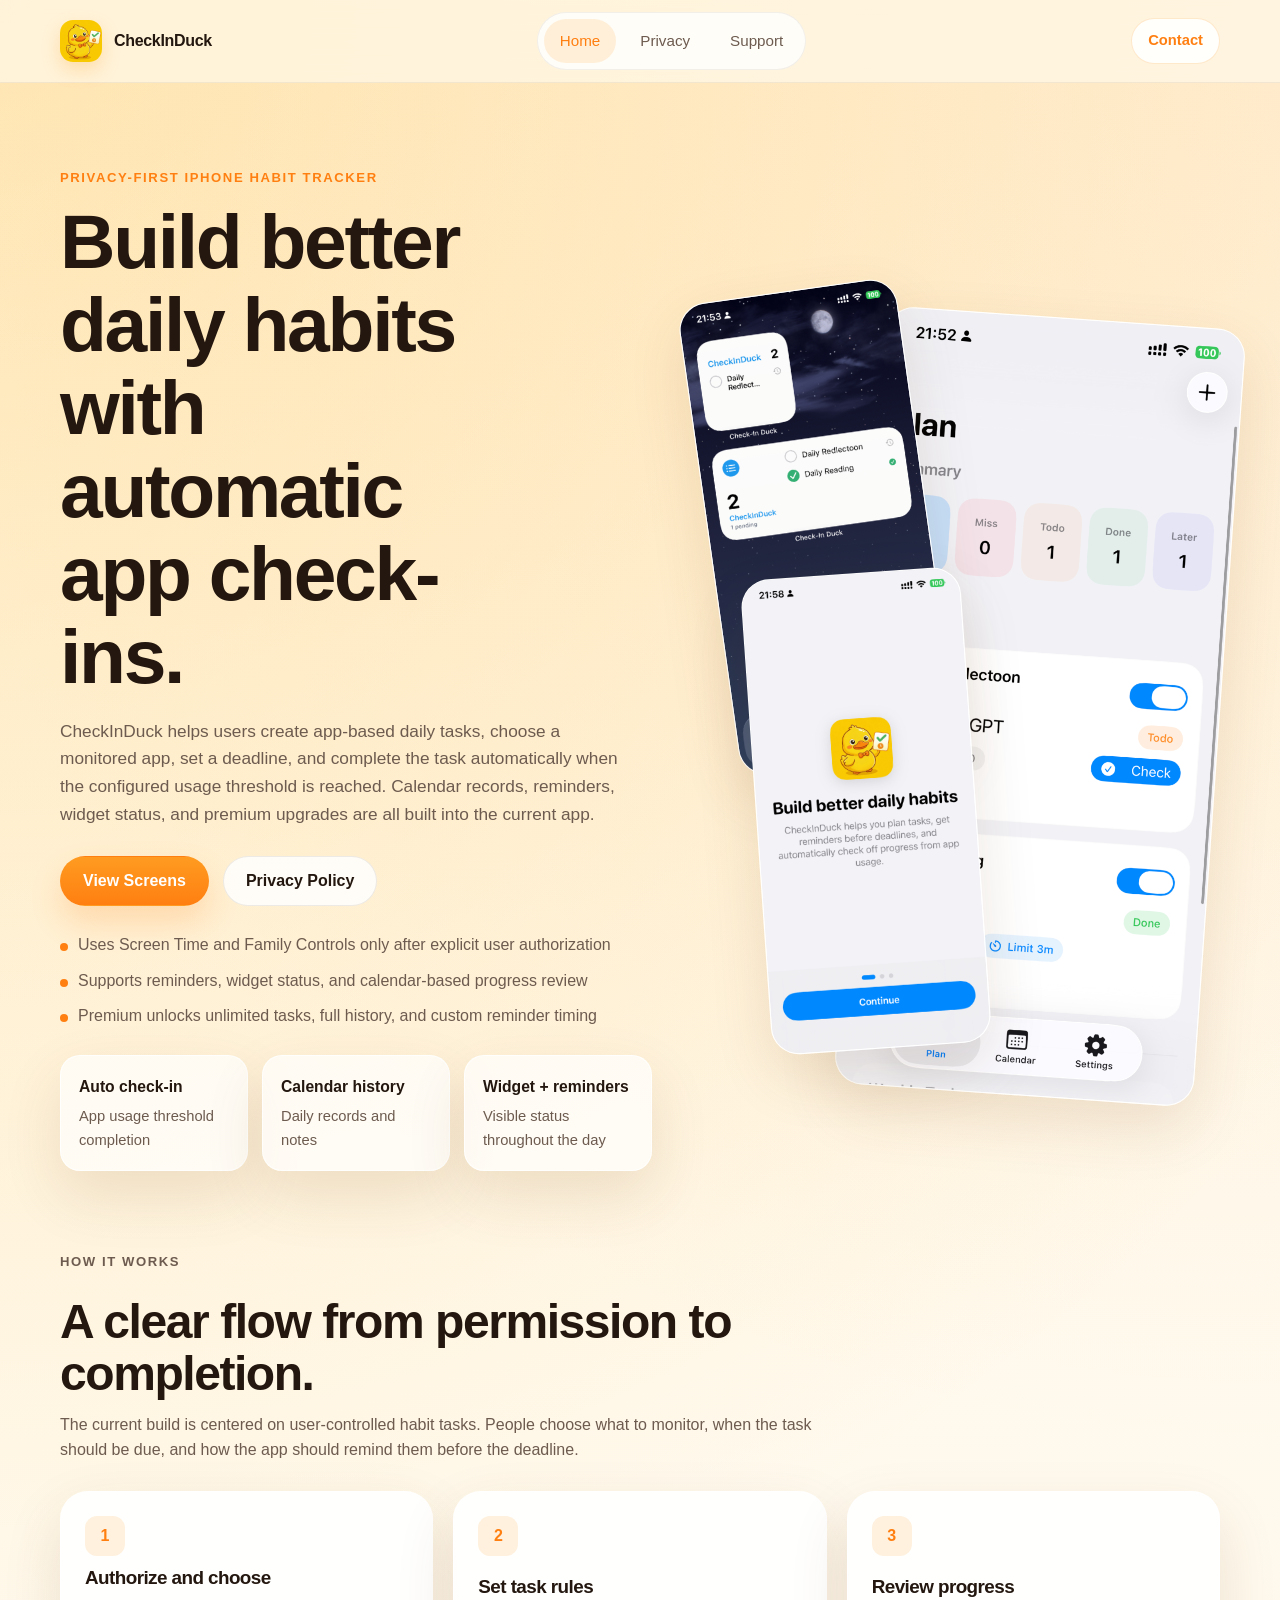
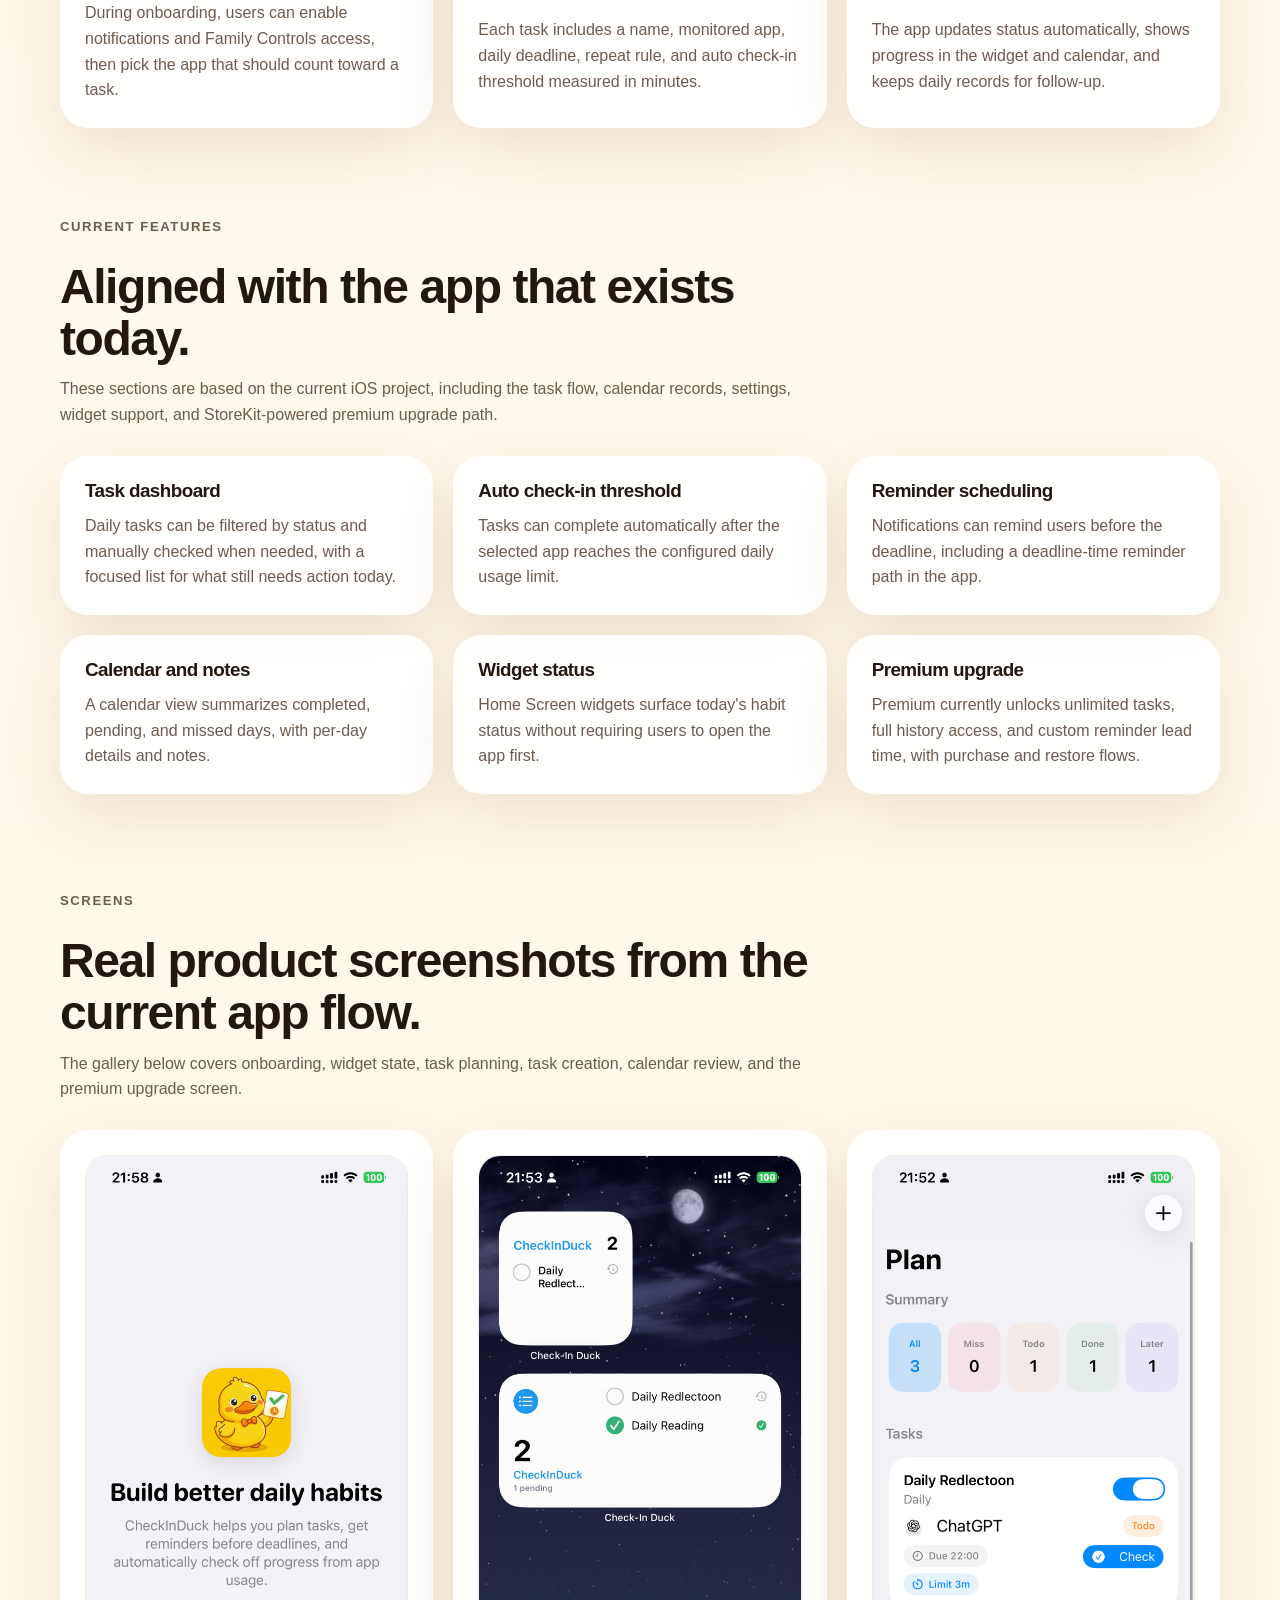
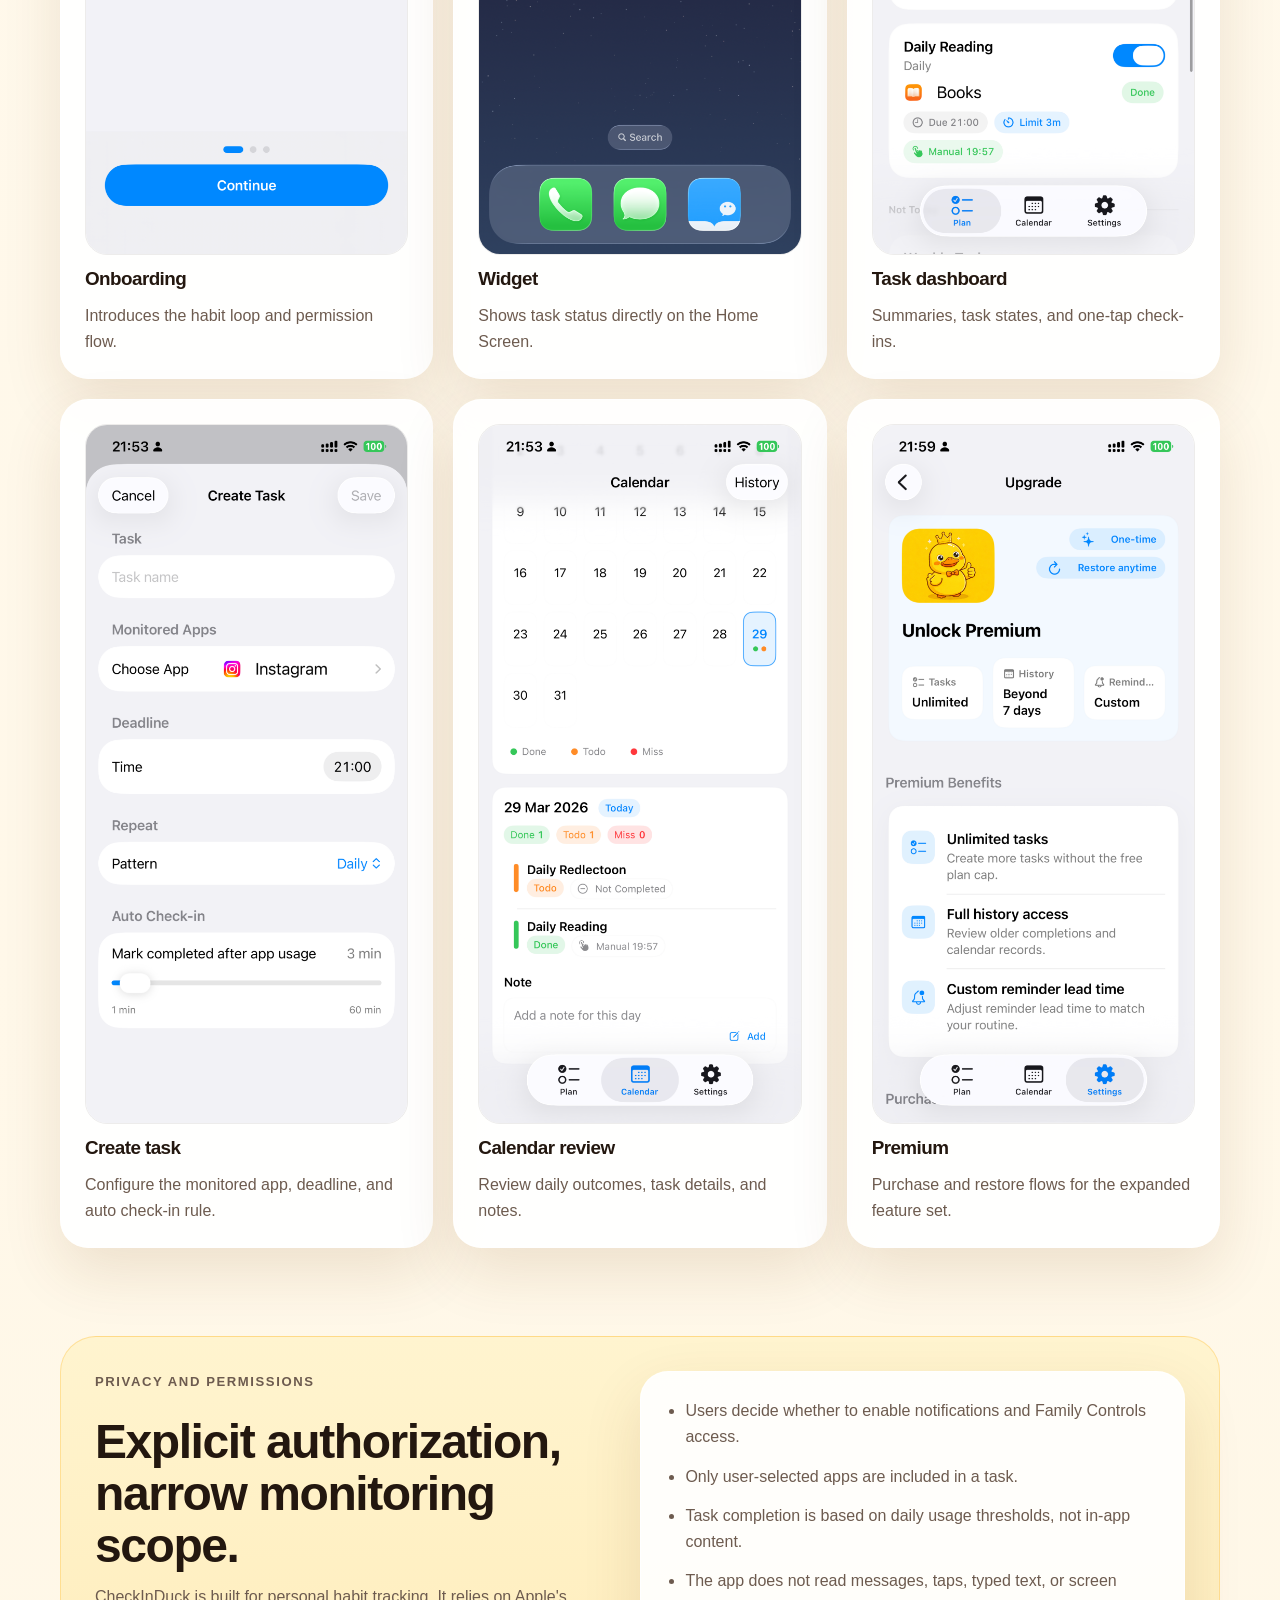
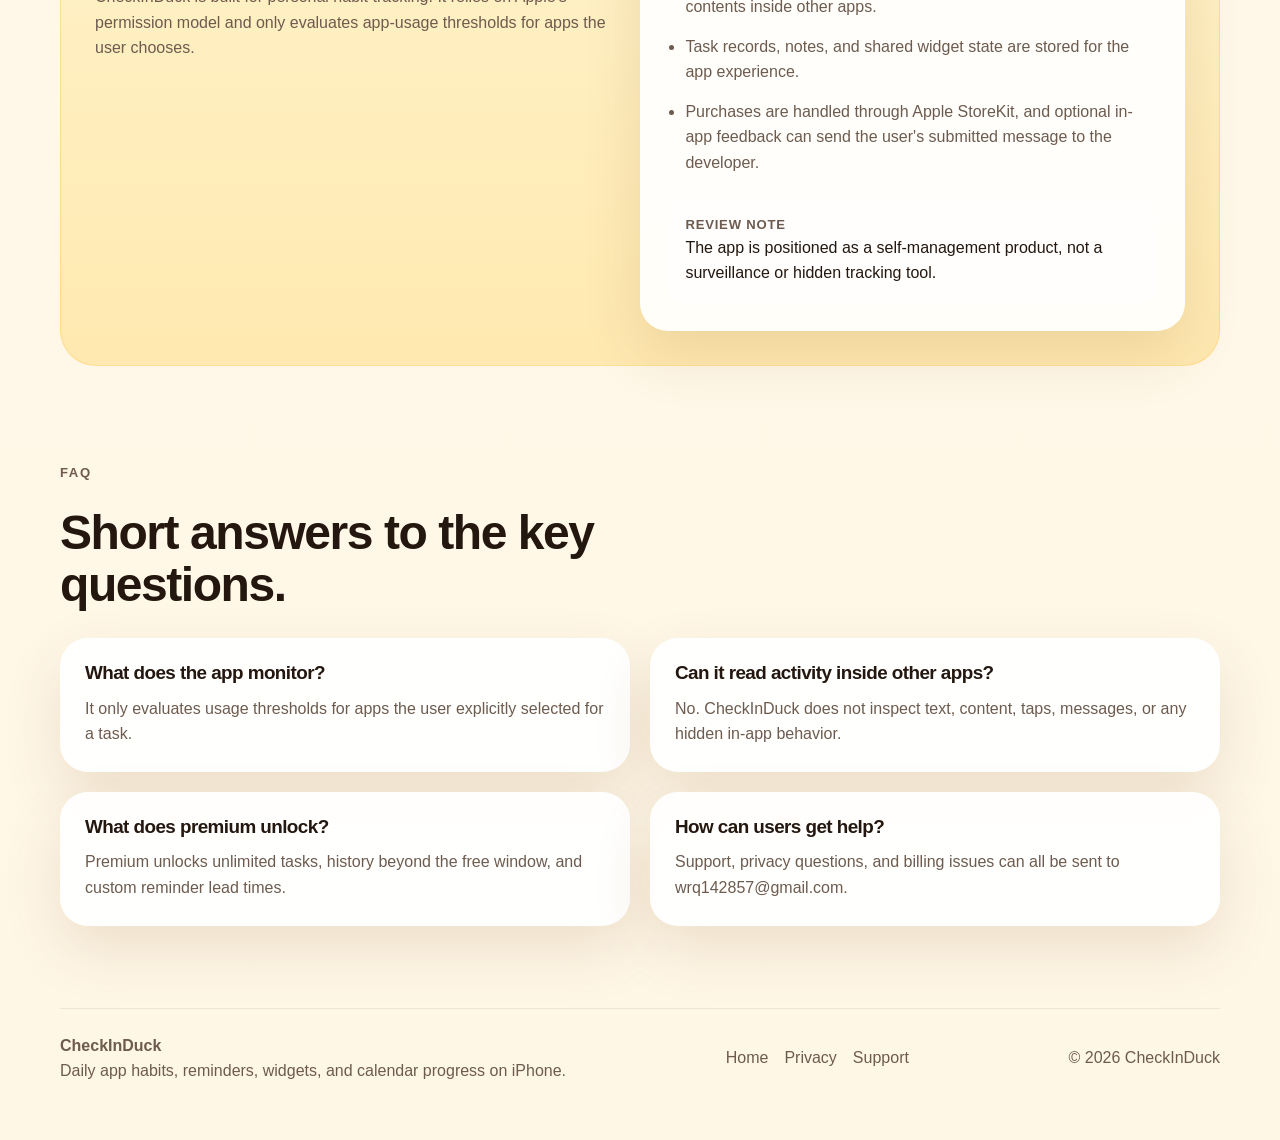
<file: index.html>
<!DOCTYPE html>
<html lang="en">
  <head>
    <meta charset="UTF-8" />
    <meta name="viewport" content="width=device-width, initial-scale=1.0" />
    <title>CheckInDuck | Daily Habit Check-Ins for iPhone</title>
    <meta
      name="description"
      content="CheckInDuck is a privacy-first iPhone app for app-based daily habits, reminder deadlines, calendar records, widget status, and premium upgrades."
    />
    <link rel="icon" type="image/png" href="appstore.png" />
    <link rel="stylesheet" href="styles.css" />
  </head>
  <body data-page="home">
    <header class="site-header">
      <div class="container nav-shell">
        <a class="brand" href="index.html" aria-label="CheckInDuck home">
          <img class="brand-icon" src="appstore.png" alt="CheckInDuck app icon" />
          <span>CheckInDuck</span>
        </a>
        <nav class="site-nav" aria-label="Primary">
          <a href="index.html" data-nav="home">Home</a>
          <a href="privacy.html" data-nav="privacy">Privacy</a>
          <a href="support.html" data-nav="support">Support</a>
        </nav>
        <a class="nav-pill" href="mailto:wrq142857@gmail.com">Contact</a>
      </div>
    </header>

    <main>
      <section class="hero">
        <div class="container hero-grid">
          <div class="hero-copy">
            <p class="eyebrow">Privacy-first iPhone habit tracker</p>
            <h1>Build better daily habits with automatic app check-ins.</h1>
            <p class="hero-text">
              CheckInDuck helps users create app-based daily tasks, choose a
              monitored app, set a deadline, and complete the task automatically
              when the configured usage threshold is reached. Calendar records,
              reminders, widget status, and premium upgrades are all built into
              the current app.
            </p>
            <div class="hero-actions">
              <a class="button button-primary" href="#screens">View Screens</a>
              <a class="button button-secondary" href="privacy.html"
                >Privacy Policy</a
              >
            </div>
            <ul class="hero-points" aria-label="Product highlights">
              <li>Uses Screen Time and Family Controls only after explicit user authorization</li>
              <li>Supports reminders, widget status, and calendar-based progress review</li>
              <li>Premium unlocks unlimited tasks, full history, and custom reminder timing</li>
            </ul>
            <div class="hero-metrics" aria-label="Current product scope">
              <article class="metric-pill">
                <strong>Auto check-in</strong>
                <span>App usage threshold completion</span>
              </article>
              <article class="metric-pill">
                <strong>Calendar history</strong>
                <span>Daily records and notes</span>
              </article>
              <article class="metric-pill">
                <strong>Widget + reminders</strong>
                <span>Visible status throughout the day</span>
              </article>
            </div>
          </div>

          <div class="hero-visuals" aria-label="CheckInDuck interface preview">
            <div class="hero-card hero-card-main">
              <img
                src="screen/img_3.png"
                alt="CheckInDuck task dashboard screenshot"
              />
            </div>
            <div class="hero-card hero-card-widget">
              <img
                src="screen/img_2.png"
                alt="CheckInDuck widget screenshot"
              />
            </div>
            <div class="hero-card hero-card-onboarding">
              <img
                src="screen/img_1.png"
                alt="CheckInDuck onboarding screenshot"
              />
            </div>
          </div>
        </div>
      </section>

      <section class="section" id="how-it-works">
        <div class="container">
          <div class="section-heading">
            <p class="eyebrow">How it works</p>
            <h2>A clear flow from permission to completion.</h2>
            <p>
              The current build is centered on user-controlled habit tasks.
              People choose what to monitor, when the task should be due, and
              how the app should remind them before the deadline.
            </p>
          </div>
          <div class="grid grid-3">
            <article class="card step-card">
              <span class="step-number">1</span>
              <h3>Authorize and choose</h3>
              <p>
                During onboarding, users can enable notifications and Family
                Controls access, then pick the app that should count toward a
                task.
              </p>
            </article>
            <article class="card step-card">
              <span class="step-number">2</span>
              <h3>Set task rules</h3>
              <p>
                Each task includes a name, monitored app, daily deadline,
                repeat rule, and auto check-in threshold measured in minutes.
              </p>
            </article>
            <article class="card step-card">
              <span class="step-number">3</span>
              <h3>Review progress</h3>
              <p>
                The app updates status automatically, shows progress in the
                widget and calendar, and keeps daily records for follow-up.
              </p>
            </article>
          </div>
        </div>
      </section>

      <section class="section section-soft">
        <div class="container">
          <div class="section-heading">
            <p class="eyebrow">Current features</p>
            <h2>Aligned with the app that exists today.</h2>
            <p>
              These sections are based on the current iOS project, including
              the task flow, calendar records, settings, widget support, and
              StoreKit-powered premium upgrade path.
            </p>
          </div>
          <div class="grid grid-3">
            <article class="card feature-card">
              <h3>Task dashboard</h3>
              <p>
                Daily tasks can be filtered by status and manually checked when
                needed, with a focused list for what still needs action today.
              </p>
            </article>
            <article class="card feature-card">
              <h3>Auto check-in threshold</h3>
              <p>
                Tasks can complete automatically after the selected app reaches
                the configured daily usage limit.
              </p>
            </article>
            <article class="card feature-card">
              <h3>Reminder scheduling</h3>
              <p>
                Notifications can remind users before the deadline, including a
                deadline-time reminder path in the app.
              </p>
            </article>
            <article class="card feature-card">
              <h3>Calendar and notes</h3>
              <p>
                A calendar view summarizes completed, pending, and missed days,
                with per-day details and notes.
              </p>
            </article>
            <article class="card feature-card">
              <h3>Widget status</h3>
              <p>
                Home Screen widgets surface today&apos;s habit status without
                requiring users to open the app first.
              </p>
            </article>
            <article class="card feature-card">
              <h3>Premium upgrade</h3>
              <p>
                Premium currently unlocks unlimited tasks, full history access,
                and custom reminder lead time, with purchase and restore flows.
              </p>
            </article>
          </div>
        </div>
      </section>

      <section class="section" id="screens">
        <div class="container">
          <div class="section-heading">
            <p class="eyebrow">Screens</p>
            <h2>Real product screenshots from the current app flow.</h2>
            <p>
              The gallery below covers onboarding, widget state, task planning,
              task creation, calendar review, and the premium upgrade screen.
            </p>
          </div>
          <div class="screen-grid">
            <article class="screen-card">
              <img
                loading="lazy"
                src="screen/img_1.png"
                alt="CheckInDuck onboarding screen"
              />
              <h3>Onboarding</h3>
              <p>Introduces the habit loop and permission flow.</p>
            </article>
            <article class="screen-card">
              <img
                loading="lazy"
                src="screen/img_2.png"
                alt="CheckInDuck widget screen"
              />
              <h3>Widget</h3>
              <p>Shows task status directly on the Home Screen.</p>
            </article>
            <article class="screen-card">
              <img
                loading="lazy"
                src="screen/img_3.png"
                alt="CheckInDuck plan screen"
              />
              <h3>Task dashboard</h3>
              <p>Summaries, task states, and one-tap check-ins.</p>
            </article>
            <article class="screen-card">
              <img
                loading="lazy"
                src="screen/img_4.png"
                alt="CheckInDuck create task screen"
              />
              <h3>Create task</h3>
              <p>Configure the monitored app, deadline, and auto check-in rule.</p>
            </article>
            <article class="screen-card">
              <img
                loading="lazy"
                src="screen/img_5.png"
                alt="CheckInDuck calendar screen"
              />
              <h3>Calendar review</h3>
              <p>Review daily outcomes, task details, and notes.</p>
            </article>
            <article class="screen-card">
              <img
                loading="lazy"
                src="screen/img_6.png"
                alt="CheckInDuck premium upgrade screen"
              />
              <h3>Premium</h3>
              <p>Purchase and restore flows for the expanded feature set.</p>
            </article>
          </div>
        </div>
      </section>

      <section class="section section-soft" id="privacy-boundary">
        <div class="container privacy-band">
          <div class="section-heading aligned-left">
            <p class="eyebrow">Privacy and permissions</p>
            <h2>Explicit authorization, narrow monitoring scope.</h2>
            <p>
              CheckInDuck is built for personal habit tracking. It relies on
              Apple&apos;s permission model and only evaluates app-usage thresholds
              for apps the user chooses.
            </p>
          </div>
          <div class="privacy-card">
            <ul class="privacy-list">
              <li>Users decide whether to enable notifications and Family Controls access.</li>
              <li>Only user-selected apps are included in a task.</li>
              <li>Task completion is based on daily usage thresholds, not in-app content.</li>
              <li>The app does not read messages, taps, typed text, or screen contents inside other apps.</li>
              <li>Task records, notes, and shared widget state are stored for the app experience.</li>
              <li>Purchases are handled through Apple StoreKit, and optional in-app feedback can send the user&apos;s submitted message to the developer.</li>
            </ul>
            <div class="privacy-note">
              <p class="mock-label">Review note</p>
              <p>
                The app is positioned as a self-management product, not a
                surveillance or hidden tracking tool.
              </p>
            </div>
          </div>
        </div>
      </section>

      <section class="section">
        <div class="container">
          <div class="section-heading">
            <p class="eyebrow">FAQ</p>
            <h2>Short answers to the key questions.</h2>
          </div>
          <div class="faq-list">
            <article class="card faq-item">
              <h3>What does the app monitor?</h3>
              <p>
                It only evaluates usage thresholds for apps the user explicitly
                selected for a task.
              </p>
            </article>
            <article class="card faq-item">
              <h3>Can it read activity inside other apps?</h3>
              <p>
                No. CheckInDuck does not inspect text, content, taps, messages,
                or any hidden in-app behavior.
              </p>
            </article>
            <article class="card faq-item">
              <h3>What does premium unlock?</h3>
              <p>
                Premium unlocks unlimited tasks, history beyond the free window,
                and custom reminder lead times.
              </p>
            </article>
            <article class="card faq-item">
              <h3>How can users get help?</h3>
              <p>
                Support, privacy questions, and billing issues can all be sent
                to <a href="mailto:wrq142857@gmail.com">wrq142857@gmail.com</a>.
              </p>
            </article>
          </div>
        </div>
      </section>
    </main>

    <footer class="site-footer">
      <div class="container footer-shell">
        <div>
          <p class="footer-brand">CheckInDuck</p>
          <p>Daily app habits, reminders, widgets, and calendar progress on iPhone.</p>
        </div>
        <div class="footer-links">
          <a href="index.html">Home</a>
          <a href="privacy.html">Privacy</a>
          <a href="support.html">Support</a>
        </div>
        <p>&copy; <span data-current-year>2026</span> CheckInDuck</p>
      </div>
    </footer>

    <script src="script.js"></script>
  </body>
</html>
</file>
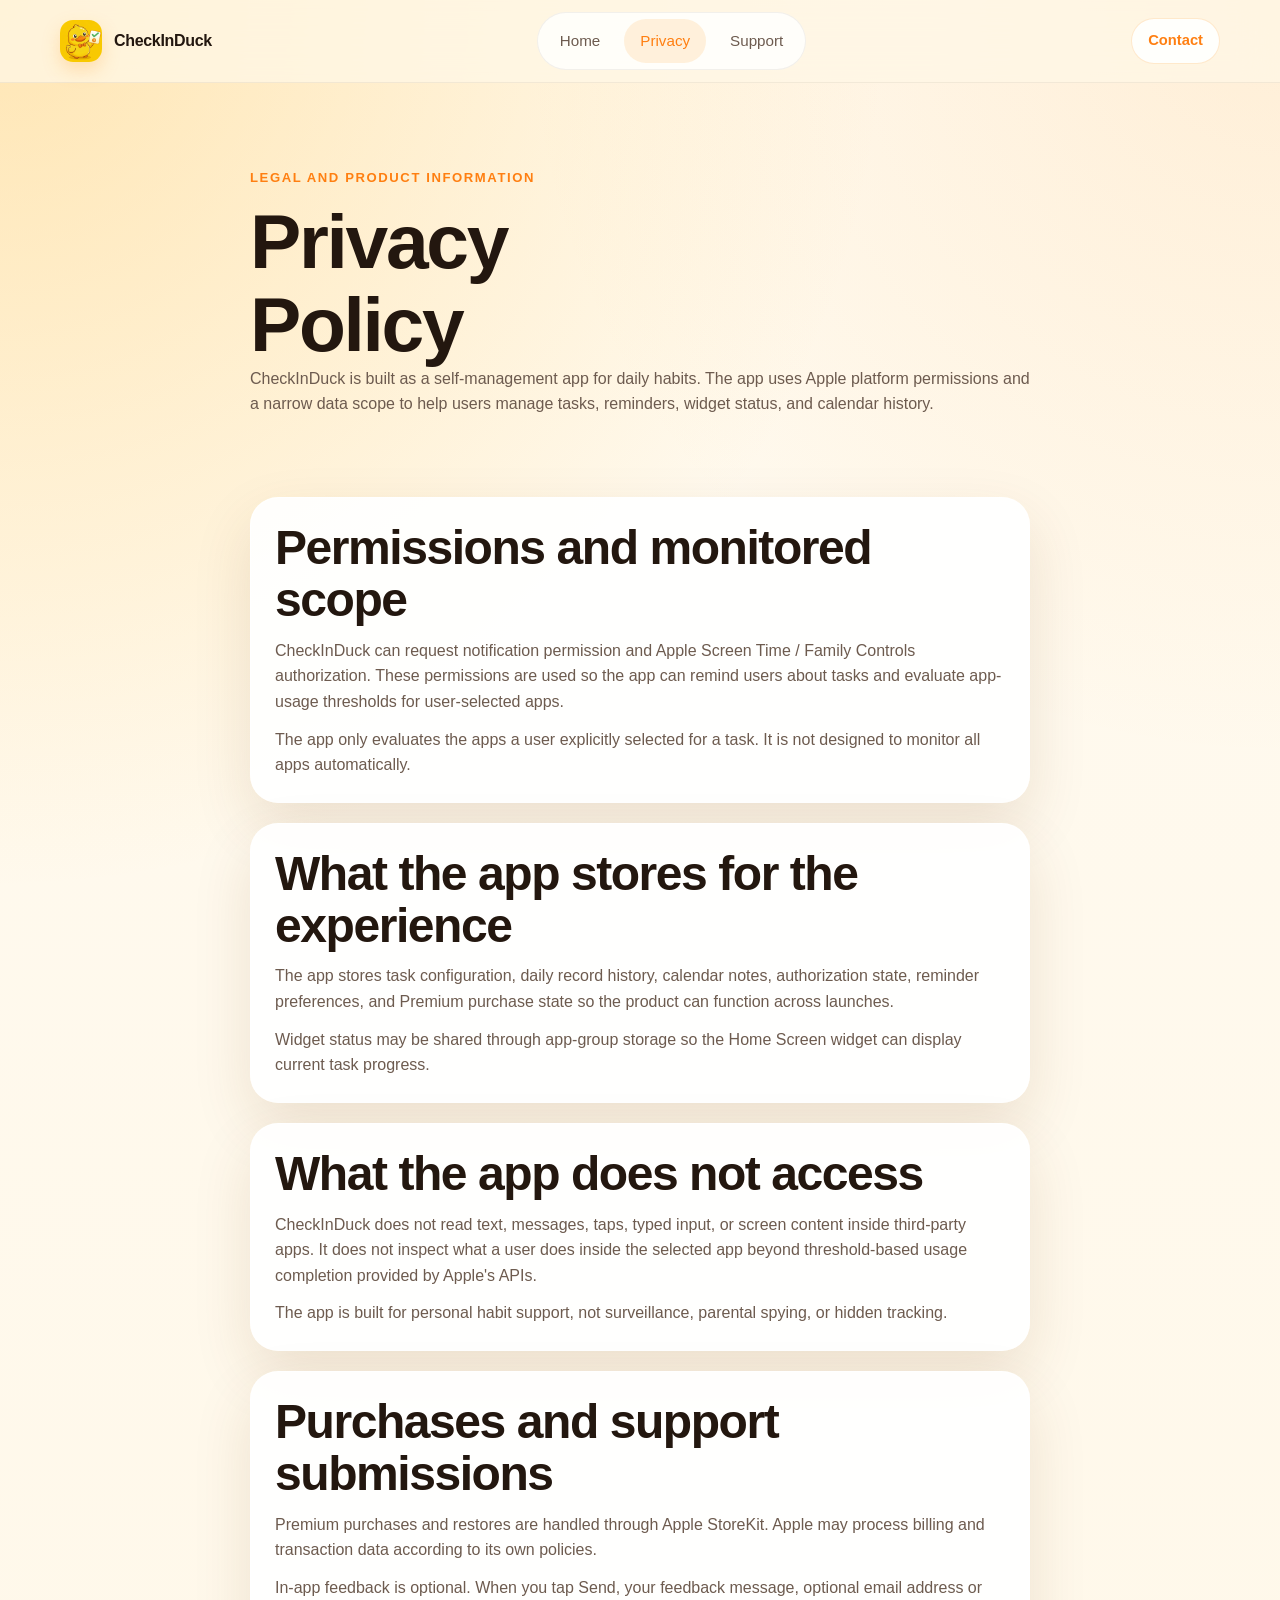
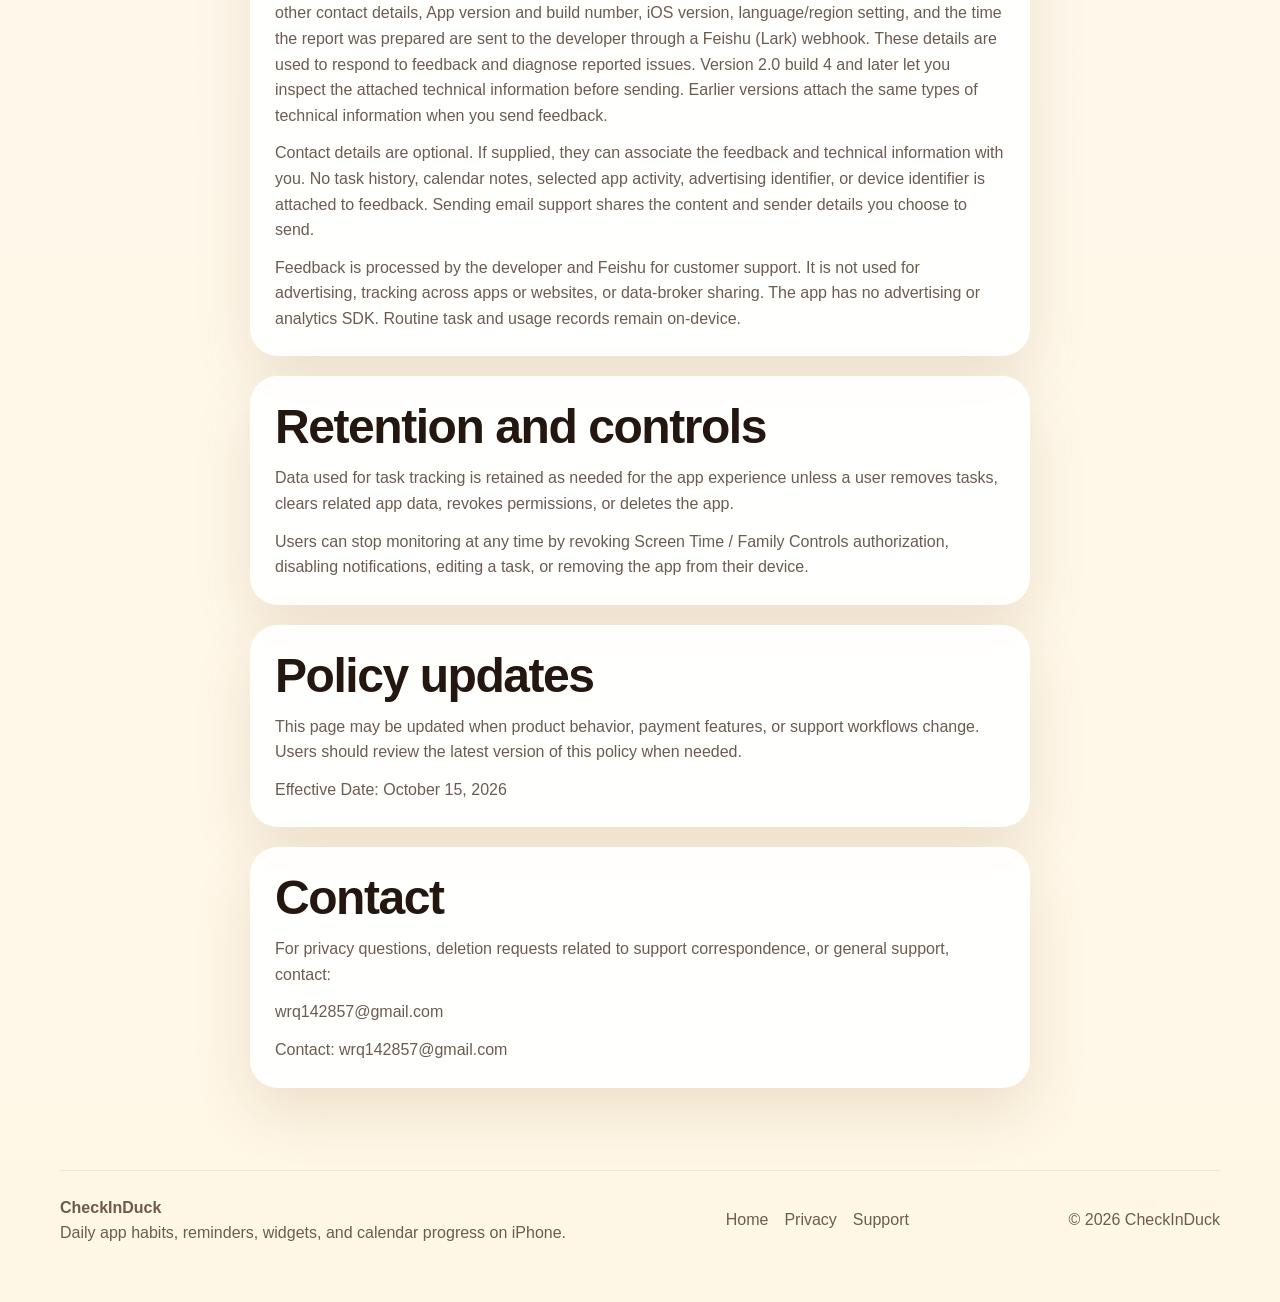
<file: privacy.html>
<!DOCTYPE html>
<html lang="en">
  <head>
    <meta charset="UTF-8" />
    <meta name="viewport" content="width=device-width, initial-scale=1.0" />
    <title>Privacy Policy | CheckInDuck</title>
    <meta
      name="description"
      content="Privacy Policy for CheckInDuck, a privacy-first iPhone app for daily app-based habit tracking, reminders, widgets, and calendar records."
    />
    <link rel="icon" type="image/png" href="appstore.png" />
    <link rel="stylesheet" href="styles.css" />
  </head>
  <body data-page="privacy">
    <header class="site-header">
      <div class="container nav-shell">
        <a class="brand" href="index.html" aria-label="CheckInDuck home">
          <img class="brand-icon" src="appstore.png" alt="CheckInDuck app icon" />
          <span>CheckInDuck</span>
        </a>
        <nav class="site-nav" aria-label="Primary">
          <a href="index.html" data-nav="home">Home</a>
          <a href="privacy.html" data-nav="privacy">Privacy</a>
          <a href="support.html" data-nav="support">Support</a>
        </nav>
        <a class="nav-pill" href="support.html">Contact</a>
      </div>
    </header>

    <main class="page-main">
      <section class="page-hero">
        <div class="container narrow">
          <p class="eyebrow">Legal and product information</p>
          <h1>Privacy Policy</h1>
          <p class="page-intro">
            CheckInDuck is built as a self-management app for daily habits. The
            app uses Apple platform permissions and a narrow data scope to help
            users manage tasks, reminders, widget status, and calendar history.
          </p>
        </div>
      </section>

      <section class="section">
        <div class="container narrow legal-layout">
          <article class="card legal-card">
            <h2>Permissions and monitored scope</h2>
            <p>
              CheckInDuck can request notification permission and Apple Screen
              Time / Family Controls authorization. These permissions are used
              so the app can remind users about tasks and evaluate app-usage
              thresholds for user-selected apps.
            </p>
            <p>
              The app only evaluates the apps a user explicitly selected for a
              task. It is not designed to monitor all apps automatically.
            </p>
          </article>

          <article class="card legal-card">
            <h2>What the app stores for the experience</h2>
            <p>
              The app stores task configuration, daily record history, calendar
              notes, authorization state, reminder preferences, and Premium purchase
              state so the product can function across launches.
            </p>
            <p>
              Widget status may be shared through app-group storage so the Home
              Screen widget can display current task progress.
            </p>
          </article>

          <article class="card legal-card">
            <h2>What the app does not access</h2>
            <p>
              CheckInDuck does not read text, messages, taps, typed input, or
              screen content inside third-party apps. It does not inspect what a
              user does inside the selected app beyond threshold-based usage
              completion provided by Apple&apos;s APIs.
            </p>
            <p>
              The app is built for personal habit support, not surveillance,
              parental spying, or hidden tracking.
            </p>
          </article>

          <article class="card legal-card">
            <h2>Purchases and support submissions</h2>
            <p>
              Premium purchases and restores are handled through Apple StoreKit.
              Apple may process billing and transaction data according to its
              own policies.
            </p>
            <p>
              In-app feedback is optional. When you tap Send, your feedback
              message, optional email address or other contact details, App
              version and build number, iOS version, language/region setting,
              and the time the report was prepared are sent to the developer
              through a Feishu (Lark) webhook. These details are used to respond
              to feedback and diagnose reported issues. Version 2.0 build 4 and
              later let you inspect the attached technical information before
              sending. Earlier versions attach the same types of technical
              information when you send feedback.
            </p>
            <p>
              Contact details are optional. If supplied, they can associate the
              feedback and technical information with you. No task history,
              calendar notes, selected app activity, advertising identifier, or
              device identifier is attached to feedback. Sending email support
              shares the content and sender details you choose to send.
            </p>
            <p>
              Feedback is processed by the developer and Feishu for customer
              support. It is not used for advertising, tracking across apps or
              websites, or data-broker sharing. The app has no advertising or
              analytics SDK. Routine task and usage records remain on-device.
            </p>
          </article>

          <article class="card legal-card">
            <h2>Retention and controls</h2>
            <p>
              Data used for task tracking is retained as needed for the app
              experience unless a user removes tasks, clears related app data,
              revokes permissions, or deletes the app.
            </p>
            <p>
              Users can stop monitoring at any time by revoking Screen Time /
              Family Controls authorization, disabling notifications, editing a
              task, or removing the app from their device.
            </p>
          </article>

          <article class="card legal-card">
            <h2>Policy updates</h2>
            <p>
              This page may be updated when product behavior, payment features,
              or support workflows change. Users should review the latest
              version of this policy when needed.
            </p>
            <p>Effective Date: October 15, 2026</p>
          </article>

          <article class="card legal-card">
            <h2>Contact</h2>
            <p>
              For privacy questions, deletion requests related to support
              correspondence, or general support, contact:
            </p>
            <p><a href="mailto:wrq142857@gmail.com">wrq142857@gmail.com</a></p>
            <p>Contact: wrq142857@gmail.com</p>
          </article>
        </div>
      </section>
    </main>

    <footer class="site-footer">
      <div class="container footer-shell">
        <div>
          <p class="footer-brand">CheckInDuck</p>
          <p>Daily app habits, reminders, widgets, and calendar progress on iPhone.</p>
        </div>
        <div class="footer-links">
          <a href="index.html">Home</a>
          <a href="privacy.html">Privacy</a>
          <a href="support.html">Support</a>
        </div>
        <p>&copy; <span data-current-year>2026</span> CheckInDuck</p>
      </div>
    </footer>

    <script src="script.js"></script>
  </body>
</html>
</file>
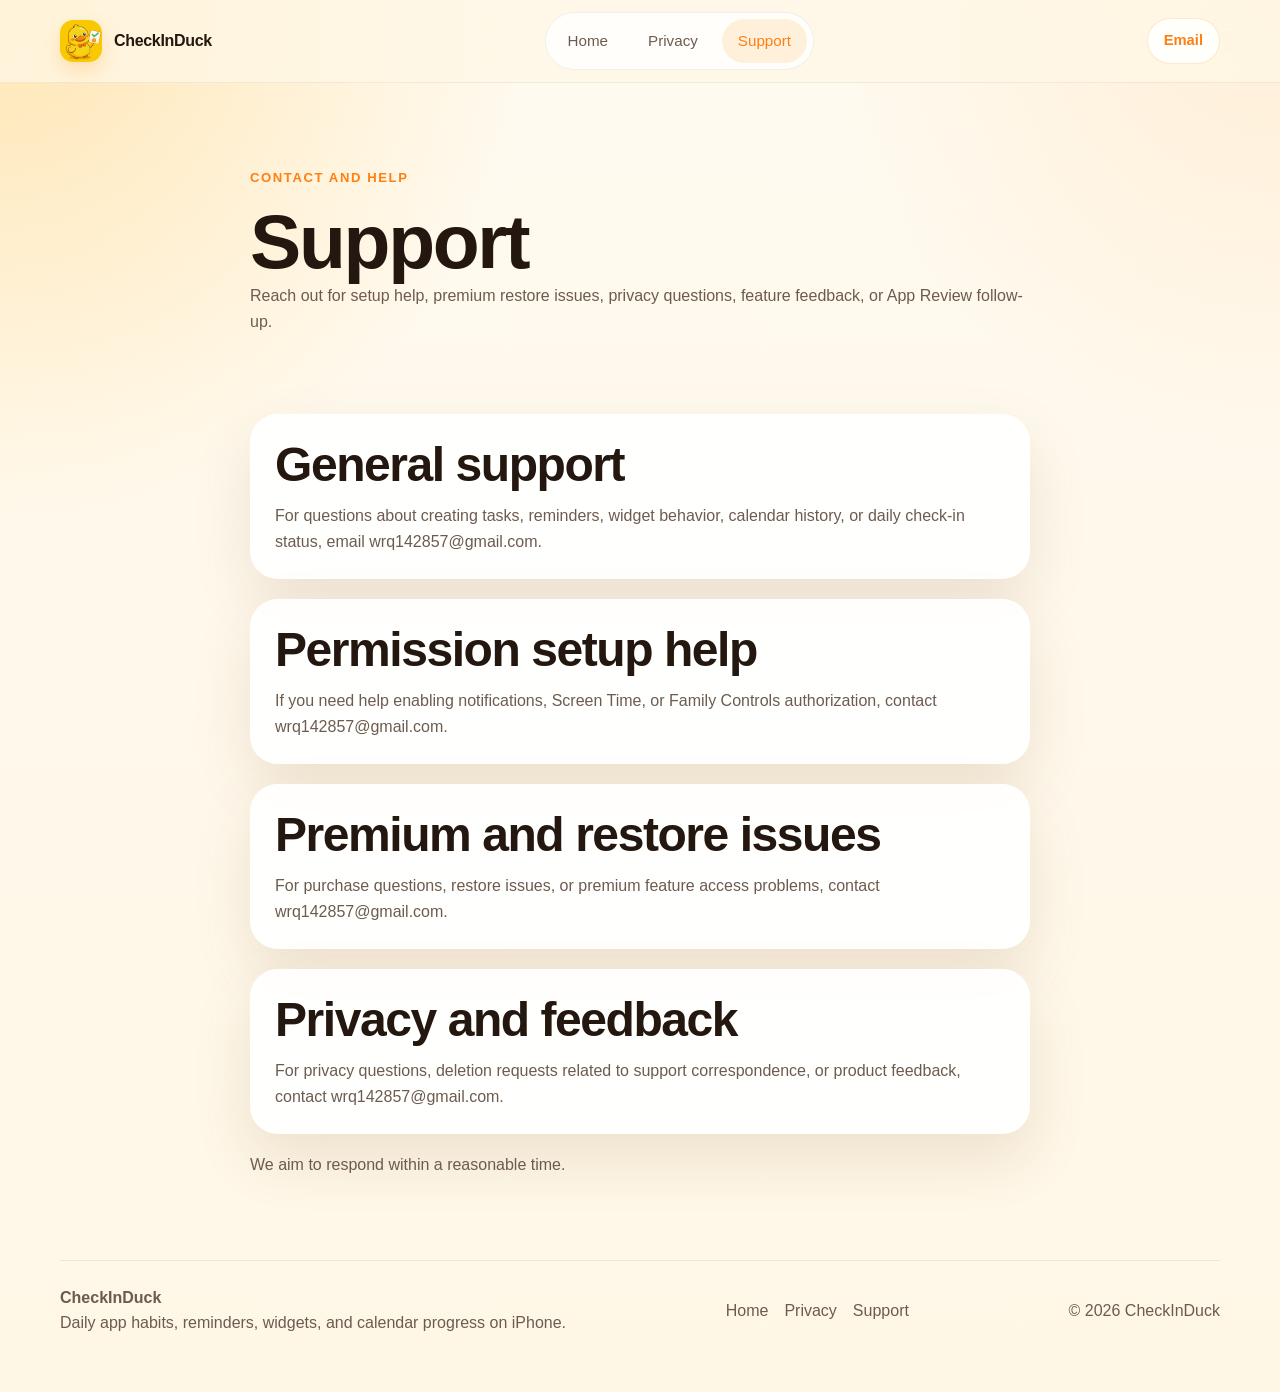
<file: support.html>
<!DOCTYPE html>
<html lang="en">
  <head>
    <meta charset="UTF-8" />
    <meta name="viewport" content="width=device-width, initial-scale=1.0" />
    <title>Support | CheckInDuck</title>
    <meta
      name="description"
      content="Support contact information for CheckInDuck users, including setup help, privacy questions, billing help, and general feedback."
    />
    <link rel="icon" type="image/png" href="appstore.png" />
    <link rel="stylesheet" href="styles.css" />
  </head>
  <body data-page="support">
    <header class="site-header">
      <div class="container nav-shell">
        <a class="brand" href="index.html" aria-label="CheckInDuck home">
          <img class="brand-icon" src="appstore.png" alt="CheckInDuck app icon" />
          <span>CheckInDuck</span>
        </a>
        <nav class="site-nav" aria-label="Primary">
          <a href="index.html" data-nav="home">Home</a>
          <a href="privacy.html" data-nav="privacy">Privacy</a>
          <a href="support.html" data-nav="support">Support</a>
        </nav>
        <a class="nav-pill" href="mailto:wrq142857@gmail.com">Email</a>
      </div>
    </header>

    <main class="page-main">
      <section class="page-hero">
        <div class="container narrow">
          <p class="eyebrow">Contact and help</p>
          <h1>Support</h1>
          <p class="page-intro">
            Reach out for setup help, premium restore issues, privacy questions,
            feature feedback, or App Review follow-up.
          </p>
        </div>
      </section>

      <section class="section">
        <div class="container narrow support-grid">
          <article class="card support-card">
            <h2>General support</h2>
            <p>
              For questions about creating tasks, reminders, widget behavior,
              calendar history, or daily check-in status, email
              <a href="mailto:wrq142857@gmail.com">wrq142857@gmail.com</a>.
            </p>
          </article>

          <article class="card support-card">
            <h2>Permission setup help</h2>
            <p>
              If you need help enabling notifications, Screen Time, or Family
              Controls authorization, contact
              <a href="mailto:wrq142857@gmail.com">wrq142857@gmail.com</a>.
            </p>
          </article>

          <article class="card support-card">
            <h2>Premium and restore issues</h2>
            <p>
              For purchase questions, restore issues, or premium feature access
              problems, contact
              <a href="mailto:wrq142857@gmail.com">wrq142857@gmail.com</a>.
            </p>
          </article>

          <article class="card support-card">
            <h2>Privacy and feedback</h2>
            <p>
              For privacy questions, deletion requests related to support
              correspondence, or product feedback, contact
              <a href="mailto:wrq142857@gmail.com">wrq142857@gmail.com</a>.
            </p>
          </article>
        </div>
        <div class="container narrow support-note">
          <p>We aim to respond within a reasonable time.</p>
        </div>
      </section>
    </main>

    <footer class="site-footer">
      <div class="container footer-shell">
        <div>
          <p class="footer-brand">CheckInDuck</p>
          <p>Daily app habits, reminders, widgets, and calendar progress on iPhone.</p>
        </div>
        <div class="footer-links">
          <a href="index.html">Home</a>
          <a href="privacy.html">Privacy</a>
          <a href="support.html">Support</a>
        </div>
        <p>&copy; <span data-current-year>2026</span> CheckInDuck</p>
      </div>
    </footer>

    <script src="script.js"></script>
  </body>
</html>
</file>
<file: styles.css>
:root {
  --bg: #fff7e6;
  --surface: rgba(255, 255, 255, 0.92);
  --surface-strong: #ffffff;
  --surface-muted: #fff0bf;
  --text: #23170f;
  --text-soft: #6d5b4f;
  --line: rgba(35, 23, 15, 0.1);
  --accent: #ff9b20;
  --accent-strong: #ff7f11;
  --accent-soft: rgba(255, 155, 32, 0.14);
  --success: #2f9b58;
  --shadow: 0 24px 60px rgba(103, 61, 7, 0.12);
  --radius-lg: 28px;
  --radius-md: 20px;
  --radius-sm: 14px;
  --container: min(1160px, calc(100vw - 40px));
}

* {
  box-sizing: border-box;
}

html {
  scroll-behavior: smooth;
}

body {
  margin: 0;
  color: var(--text);
  font-family: "SF Pro Display", "SF Pro Text", "Helvetica Neue", Helvetica,
    Arial, sans-serif;
  line-height: 1.6;
  background:
    radial-gradient(circle at top left, rgba(255, 191, 63, 0.34), transparent 28%),
    radial-gradient(circle at top right, rgba(255, 155, 32, 0.12), transparent 24%),
    linear-gradient(180deg, #fffaf0 0%, var(--bg) 100%);
}

a {
  color: inherit;
  text-decoration: none;
}

img {
  display: block;
  max-width: 100%;
}

.container {
  width: var(--container);
  margin: 0 auto;
}

.narrow {
  width: min(780px, calc(100vw - 40px));
}

.site-header {
  position: sticky;
  top: 0;
  z-index: 10;
  backdrop-filter: blur(18px);
  background: rgba(255, 247, 230, 0.75);
  border-bottom: 1px solid rgba(35, 23, 15, 0.06);
}

.nav-shell {
  display: flex;
  align-items: center;
  justify-content: space-between;
  gap: 20px;
  min-height: 82px;
}

.brand {
  display: inline-flex;
  align-items: center;
  gap: 12px;
  font-weight: 700;
  letter-spacing: -0.02em;
}

.brand-icon {
  width: 42px;
  height: 42px;
  border-radius: 13px;
  box-shadow: 0 8px 18px rgba(255, 155, 32, 0.25);
}

.site-nav {
  display: inline-flex;
  gap: 8px;
  padding: 6px;
  border-radius: 999px;
  background: rgba(255, 255, 255, 0.8);
  border: 1px solid rgba(35, 23, 15, 0.06);
}

.site-nav a,
.nav-pill,
.button,
.screen-card,
.hero-card {
  transition:
    transform 180ms ease,
    box-shadow 180ms ease,
    background-color 180ms ease,
    border-color 180ms ease;
}

.site-nav a {
  padding: 10px 16px;
  border-radius: 999px;
  color: var(--text-soft);
  font-size: 0.95rem;
}

.site-nav a.is-active,
.site-nav a:hover {
  background: var(--accent-soft);
  color: var(--accent-strong);
}

.nav-pill {
  padding: 10px 16px;
  border-radius: 999px;
  border: 1px solid rgba(255, 155, 32, 0.22);
  background: rgba(255, 255, 255, 0.88);
  color: var(--accent-strong);
  font-size: 0.92rem;
  font-weight: 700;
}

.nav-pill:hover,
.button:hover,
.screen-card:hover,
.hero-card:hover {
  transform: translateY(-1px);
}

.hero,
.page-hero {
  padding: 84px 0 38px;
}

.hero-grid {
  display: grid;
  grid-template-columns: minmax(0, 1fr) minmax(320px, 520px);
  gap: 48px;
  align-items: center;
}

.eyebrow {
  margin: 0 0 12px;
  color: var(--accent-strong);
  font-size: 0.82rem;
  font-weight: 800;
  letter-spacing: 0.12em;
  text-transform: uppercase;
}

h1,
h2,
h3 {
  margin: 0;
  letter-spacing: -0.03em;
  line-height: 1.08;
}

h1 {
  font-size: clamp(2.9rem, 6vw, 5.1rem);
  max-width: 10ch;
}

h2 {
  font-size: clamp(2rem, 4vw, 3rem);
}

h3 {
  font-size: 1.18rem;
}

p {
  margin: 0;
}

.hero-text,
.page-intro,
.section-heading p,
.card p,
.screen-card p,
.support-note p,
.site-footer p {
  color: var(--text-soft);
}

.hero-text {
  margin-top: 20px;
  max-width: 60ch;
  font-size: 1.08rem;
}

.hero-actions {
  display: flex;
  gap: 14px;
  margin: 28px 0 26px;
}

.button {
  display: inline-flex;
  align-items: center;
  justify-content: center;
  min-height: 50px;
  padding: 0 22px;
  border-radius: 999px;
  border: 1px solid transparent;
  font-weight: 700;
}

.button-primary {
  background: linear-gradient(180deg, var(--accent), var(--accent-strong));
  color: #fff;
  box-shadow: 0 16px 32px rgba(255, 127, 17, 0.2);
}

.button-secondary {
  background: rgba(255, 255, 255, 0.82);
  border-color: rgba(35, 23, 15, 0.08);
}

.hero-points {
  display: grid;
  gap: 10px;
  margin: 0;
  padding: 0;
  list-style: none;
}

.hero-points li {
  position: relative;
  padding-left: 18px;
  color: var(--text-soft);
}

.hero-points li::before {
  content: "";
  position: absolute;
  left: 0;
  top: 11px;
  width: 8px;
  height: 8px;
  border-radius: 999px;
  background: var(--accent-strong);
}

.hero-metrics {
  display: grid;
  grid-template-columns: repeat(3, minmax(0, 1fr));
  gap: 14px;
  margin-top: 26px;
}

.metric-pill {
  display: grid;
  gap: 6px;
  padding: 18px;
  border-radius: var(--radius-md);
  background: rgba(255, 255, 255, 0.7);
  border: 1px solid rgba(255, 255, 255, 0.8);
  box-shadow: var(--shadow);
}

.metric-pill strong {
  font-size: 0.98rem;
}

.metric-pill span {
  color: var(--text-soft);
  font-size: 0.92rem;
}

.hero-visuals {
  position: relative;
  min-height: 760px;
}

.hero-card,
.card,
.privacy-card,
.screen-card {
  background: var(--surface);
  border: 1px solid rgba(255, 255, 255, 0.84);
  border-radius: var(--radius-lg);
  box-shadow: var(--shadow);
}

.hero-card {
  position: absolute;
  overflow: hidden;
}

.hero-card img,
.screen-card img {
  width: 100%;
  height: 100%;
  object-fit: cover;
}

.hero-card-main {
  top: 28px;
  right: 0;
  width: min(78%, 360px);
  aspect-ratio: 1242 / 2688;
  transform: rotate(4deg);
}

.hero-card-widget {
  top: 0;
  left: 8px;
  width: min(48%, 220px);
  aspect-ratio: 1242 / 2688;
  transform: rotate(-8deg);
}

.hero-card-onboarding {
  left: 56px;
  bottom: 0;
  width: min(48%, 220px);
  aspect-ratio: 1242 / 2688;
  transform: rotate(-4deg);
}

.section {
  padding: 42px 0 34px;
}

.section-soft {
  padding: 54px 0;
}

.section-heading {
  display: grid;
  gap: 12px;
  max-width: 760px;
  margin-bottom: 28px;
}

.aligned-left {
  margin-bottom: 0;
}

.grid {
  display: grid;
  gap: 20px;
}

.grid-3 {
  grid-template-columns: repeat(3, minmax(0, 1fr));
}

.card,
.screen-card {
  padding: 24px;
}

.step-card,
.feature-card,
.faq-item,
.support-card,
.legal-card {
  display: grid;
  gap: 12px;
}

.step-number {
  display: inline-grid;
  place-items: center;
  width: 40px;
  height: 40px;
  border-radius: 12px;
  background: var(--accent-soft);
  color: var(--accent-strong);
  font-weight: 800;
}

.screen-grid {
  display: grid;
  grid-template-columns: repeat(3, minmax(0, 1fr));
  gap: 20px;
}

.screen-card {
  display: grid;
  gap: 14px;
}

.screen-card img {
  aspect-ratio: 1242 / 2688;
  border-radius: 22px;
  border: 1px solid rgba(35, 23, 15, 0.08);
}

.privacy-band {
  display: grid;
  grid-template-columns: minmax(0, 0.95fr) minmax(320px, 1fr);
  gap: 28px;
  align-items: start;
  padding: 34px;
  background: linear-gradient(180deg, #fff4cf 0%, #ffe9b0 100%);
  border-radius: 36px;
  border: 1px solid rgba(255, 199, 86, 0.45);
}

.privacy-card {
  padding: 26px;
}

.privacy-list {
  display: grid;
  gap: 14px;
  margin: 0;
  padding-left: 18px;
  color: var(--text-soft);
}

.privacy-note {
  margin-top: 20px;
  padding: 18px;
  border-radius: var(--radius-md);
  background: rgba(255, 255, 255, 0.62);
}

.mock-label {
  font-size: 0.82rem;
  font-weight: 800;
  letter-spacing: 0.06em;
  text-transform: uppercase;
  color: var(--text-soft);
}

.faq-list {
  display: grid;
  grid-template-columns: repeat(2, minmax(0, 1fr));
  gap: 20px;
}

.page-main {
  min-height: calc(100vh - 82px);
}

.legal-layout,
.support-grid {
  display: grid;
  gap: 20px;
}

.support-note {
  margin-top: 18px;
}

.site-footer {
  padding: 48px 0 56px;
}

.footer-shell {
  display: flex;
  align-items: center;
  justify-content: space-between;
  gap: 24px;
  padding-top: 24px;
  border-top: 1px solid rgba(35, 23, 15, 0.08);
}

.footer-brand {
  color: var(--text);
  font-weight: 700;
}

.footer-links {
  display: inline-flex;
  gap: 16px;
  color: var(--text-soft);
}

@media (max-width: 1080px) {
  .hero-grid,
  .privacy-band {
    grid-template-columns: 1fr;
  }

  .grid-3,
  .screen-grid {
    grid-template-columns: repeat(2, minmax(0, 1fr));
  }

  .hero-visuals {
    min-height: 700px;
    max-width: 520px;
    margin: 0 auto;
  }
}

@media (max-width: 760px) {
  .nav-shell,
  .footer-shell,
  .hero-actions {
    flex-direction: column;
    align-items: stretch;
  }

  .site-nav,
  .footer-links {
    justify-content: center;
  }

  .nav-pill,
  .button {
    width: 100%;
  }

  .hero,
  .page-hero {
    padding-top: 48px;
  }

  .section,
  .section-soft {
    padding: 32px 0;
  }

  .grid-3,
  .screen-grid,
  .faq-list,
  .hero-metrics {
    grid-template-columns: 1fr;
  }

  .hero-visuals {
    min-height: 680px;
  }

  .hero-card-main {
    width: min(78%, 300px);
  }

  .hero-card-widget,
  .hero-card-onboarding {
    width: min(46%, 180px);
  }

  .hero-card-widget {
    left: 0;
  }

  .hero-card-onboarding {
    left: 36px;
  }

  .privacy-band {
    padding: 24px;
    border-radius: 28px;
  }

  .card,
  .privacy-card,
  .screen-card {
    border-radius: 22px;
  }
}
</file>
